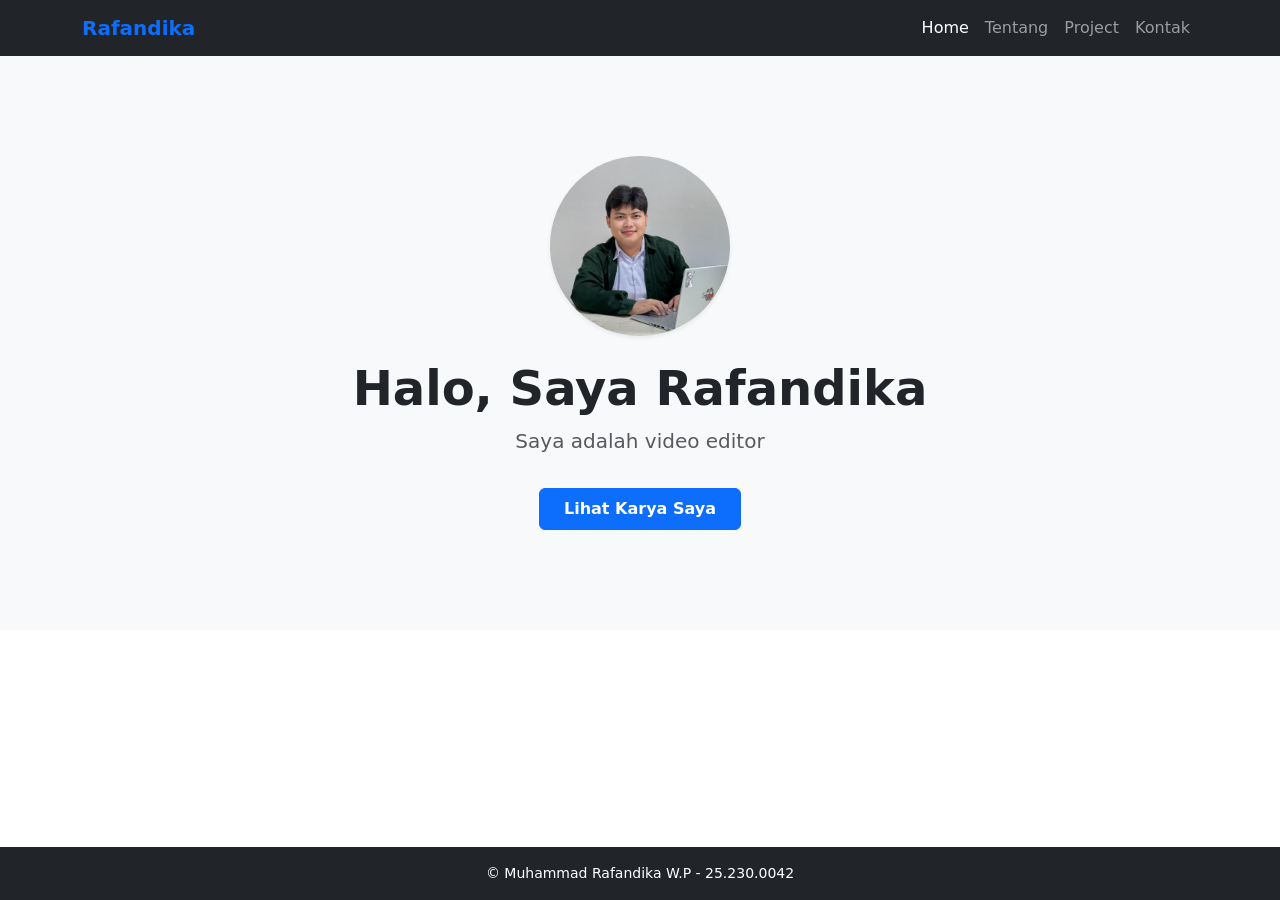
<file: index.html>
<!DOCTYPE html>
<html lang="en">
<head>
    <meta charset="UTF-8">
    <meta name="viewport" content="width=device-width, initial-scale=1.0">
    <title>Portofolio</title>
    

    <link class="link" rel="stylesheet" href="bootstrap.min.css">
    <link rel="stylesheet" href="style.css">
</head>
<body class="d-flex flex-column min-vh-100">

    <nav class="navbar navbar-expand-lg navbar-dark bg-dark sticky-top">
        <div class="container">
            <a class="navbar-brand fw-bold text-primary" href="index.html">Rafandika</a>
            <button class="navbar-toggler" type="button" data-bs-toggle="collapse" data-bs-target="#navbarNav">
                <span class="navbar-toggler-icon"></span>
            </button>
            <div class="collapse navbar-collapse" id="navbarNav">
                <ul class="navbar-nav ms-auto">
                    <li class="nav-item"><a class="nav-link active" href="index.html">Home</a></li>
                    <li class="nav-item"><a class="nav-link" href="about.html">Tentang</a></li>
                    <li class="nav-item"><a class="nav-link" href="project.html">Project</a></li>
                    <li class="nav-item"><a class="nav-link" href="contact.html">Kontak</a></li>
                </ul>
            </div>
        </div>
    </nav>

    <section id="home" class="hero-bg text-center">
        <div class="container">
            <img src="gambar/my.jpeg" class="img-fluid rounded-circle shadow-sm profile-img mb-4" alt="">
            <h1 class="display-5 fw-bold text-dark">Halo, Saya Rafandika</h1>
            <p class="lead text-muted mx-auto" style="max-width: 600px;">
                Saya adalah video editor
            </p>
            <a href="project.html" class="btn btn-primary btn-md mt-3 px-4 py-2 fw-semibold">Lihat Karya Saya</a>
        </div>
    </section>

    <footer class="bg-dark text-white text-center py-3 mt-auto">
        <p class="mb-0 small">&copy; Muhammad Rafandika W.P - 25.230.0042</p>
    </footer>


    <script src="bootstrap.bundle.min.js"></script>
</body>
</html>
</file>
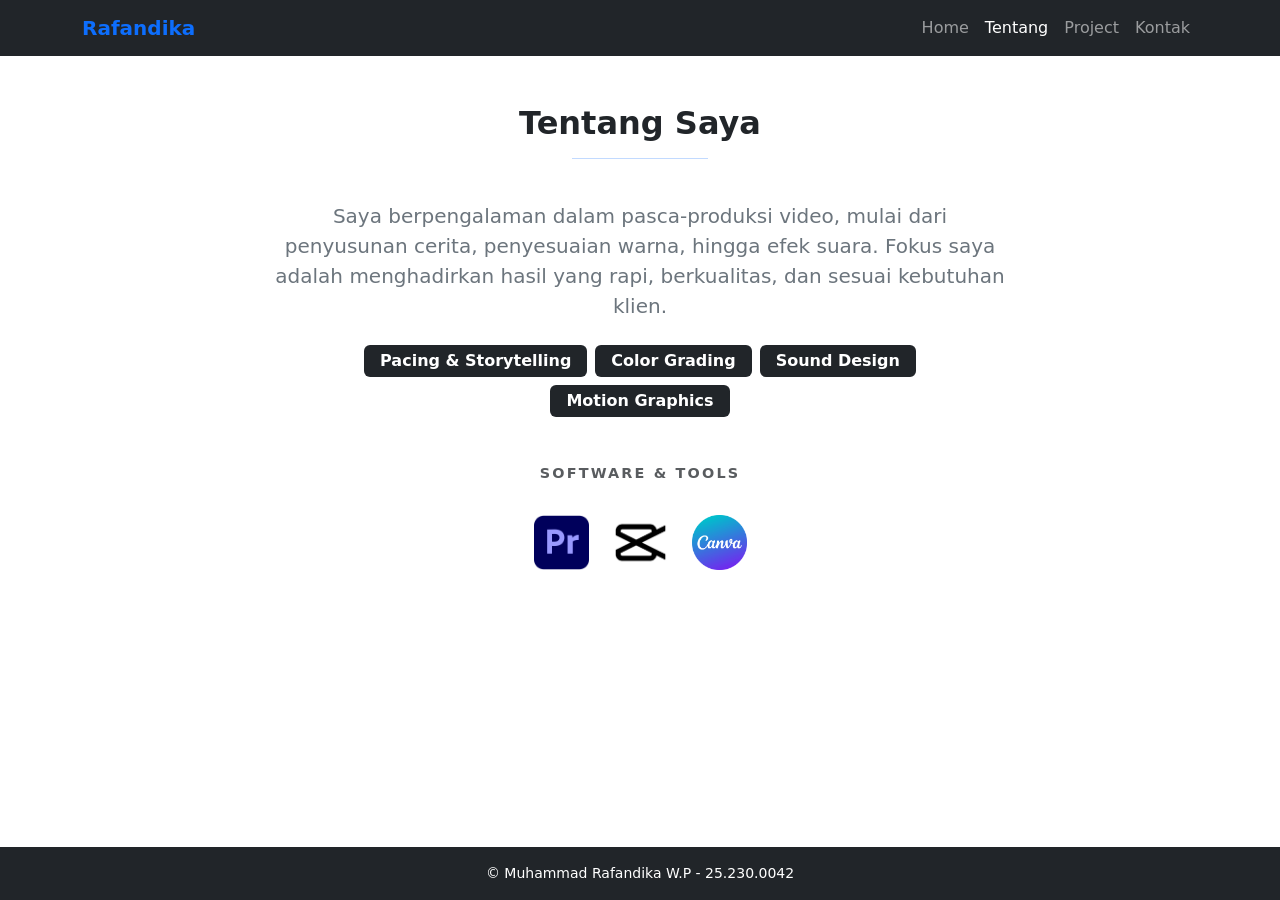
<file: about.html>
<!DOCTYPE html>
<html lang="en">
<head>
    <meta charset="UTF-8">
    <meta name="viewport" content="width=device-width, initial-scale=1.0">
    <title>Portofolio - Tentang</title>
    

    <link class="link" rel="stylesheet" href="bootstrap.min.css">
    <link rel="stylesheet" href="style.css">
</head>
<body class="d-flex flex-column min-vh-100">

    <nav class="navbar navbar-expand-lg navbar-dark bg-dark sticky-top">
        <div class="container">
            <a class="navbar-brand fw-bold text-primary" href="index.html">Rafandika</a>
            <button class="navbar-toggler" type="button" data-bs-toggle="collapse" data-bs-target="#navbarNav">
                <span class="navbar-toggler-icon"></span>
            </button>
            <div class="collapse navbar-collapse" id="navbarNav">
                <ul class="navbar-nav ms-auto">
                    <li class="nav-item"><a class="nav-link" href="index.html">Home</a></li>
                    <li class="nav-item"><a class="nav-link active" href="about.html">Tentang</a></li>
                    <li class="nav-item"><a class="nav-link" href="project.html">Project</a></li>
                    <li class="nav-item"><a class="nav-link" href="contact.html">Kontak</a></li>
                </ul>
            </div>
        </div>
    </nav>

    <section id="about" class="py-5">
        <div class="container">
            <div class="row justify-content-center text-center mb-4">
                <div class="col-md-6">
                    <h2 class="fw-bold">Tentang Saya</h2>
                    <hr class="w-25 mx-auto text-primary" style="height: 3px;">
                </div>
            </div>
            
            <div class="row justify-content-center mb-5">
                <div class="col-md-8 text-center">
                    <p class="fs-5 text-secondary mb-4">
                        Saya berpengalaman dalam pasca-produksi video, mulai dari penyusunan cerita, penyesuaian warna, hingga efek suara. Fokus saya adalah menghadirkan hasil yang rapi, berkualitas, dan sesuai kebutuhan klien.
                    </p>
                    <div class="d-flex flex-wrap justify-content-center gap-2">
                        <span class="badge bg-dark p-2 px-3 fs-6">Pacing & Storytelling</span>
                        <span class="badge bg-dark p-2 px-3 fs-6">Color Grading</span>
                        <span class="badge bg-dark p-2 px-3 fs-6">Sound Design</span>
                        <span class="badge bg-dark p-2 px-3 fs-6">Motion Graphics</span>
                    </div>
                </div>
            </div>

            <div class="row justify-content-center text-center mt-5">
                <div class="col-12 mb-4">
                    <h5 class="fw-bold text-muted text-uppercase tracking-wider">Software & Tools</h5>
                </div>
                <div class="col-md-6">
                    <div class="d-flex justify-content-center align-items-center gap-4 flex-wrap">
                        <div class="app-logo-only">
                            <img src="gambar/premiere-pro.png" alt="" class="img-fluid">
                        </div>
                        <div class="app-logo-only">
                            <img src="gambar/capcut.png" alt="" class="img-fluid">
                        </div>
                        <div class="app-logo-only">
                            <img src="gambar/canva.png" alt="" class="img-fluid">
                        </div>
                    </div>
                </div>
            </div>
        </div>
    </section>

    <footer class="bg-dark text-white text-center py-3 mt-auto">
        <p class="mb-0 small">&copy; Muhammad Rafandika W.P - 25.230.0042</p>
    </footer>


    <script src="bootstrap.bundle.min.js"></script>
</body>
</html>
</file>
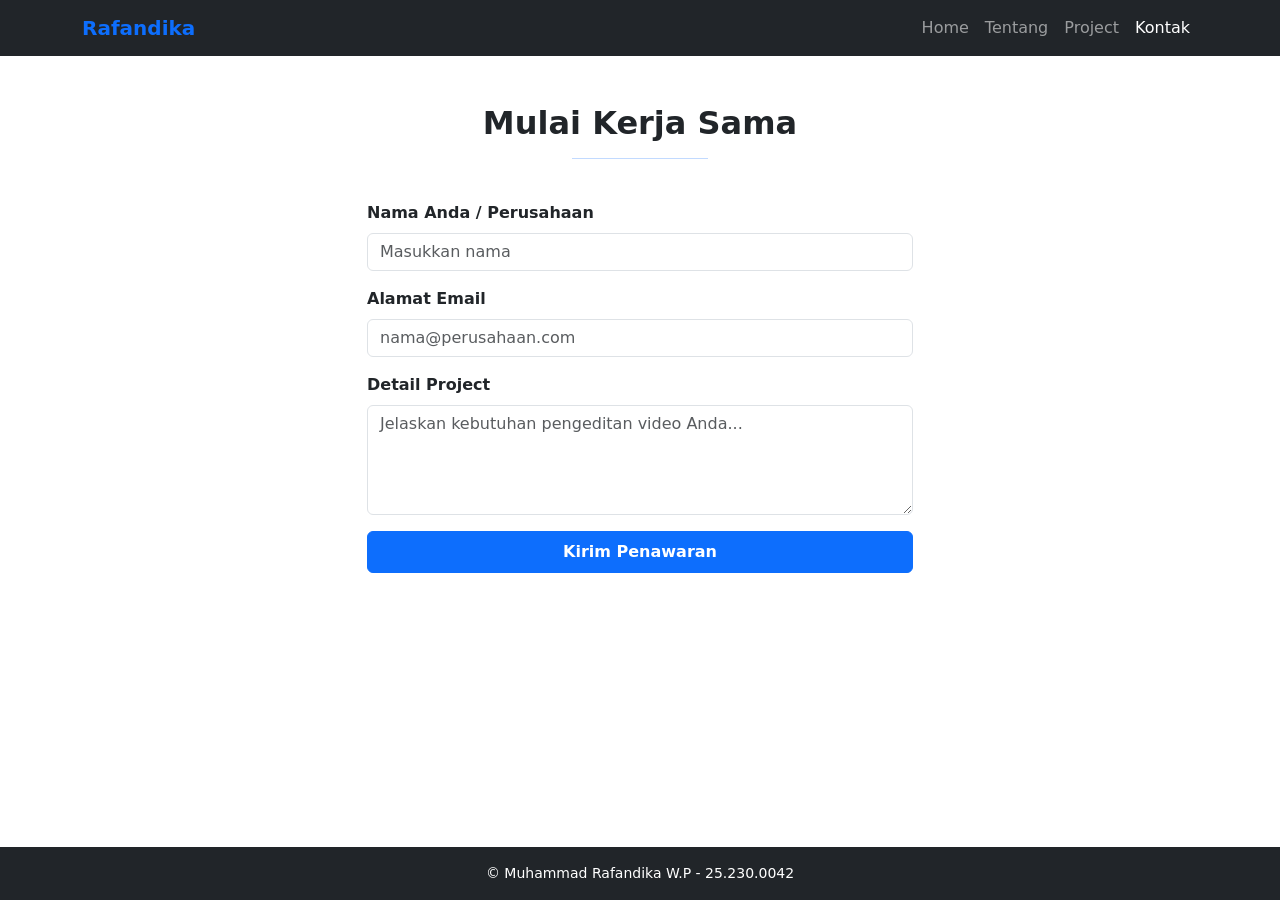
<file: contact.html>
<!DOCTYPE html>
<html lang="en">
<head>
    <meta charset="UTF-8">
    <meta name="viewport" content="width=device-width, initial-scale=1.0">
    <title>Portofolio - Kontak</title>
    
    <link class="link" rel="stylesheet" href="bootstrap.min.css">
    <link rel="stylesheet" href="style.css">
</head>
<body class="d-flex flex-column min-vh-100">

    <nav class="navbar navbar-expand-lg navbar-dark bg-dark sticky-top">
        <div class="container">
            <a class="navbar-brand fw-bold text-primary" href="index.html">Rafandika</a>
            <button class="navbar-toggler" type="button" data-bs-toggle="collapse" data-bs-target="#navbarNav">
                <span class="navbar-toggler-icon"></span>
            </button>
            <div class="collapse navbar-collapse" id="navbarNav">
                <ul class="navbar-nav ms-auto">
                    <li class="nav-item"><a class="nav-link" href="index.html">Home</a></li>
                    <li class="nav-item"><a class="nav-link" href="about.html">Tentang</a></li>
                    <li class="nav-item"><a class="nav-link" href="project.html">Project</a></li>
                    <li class="nav-item"><a class="nav-link active" href="contact.html">Kontak</a></li>
                </ul>
            </div>
        </div>
    </nav>

    <section id="contact" class="py-5">
        <div class="container">
            <div class="row justify-content-center text-center mb-4">
                <div class="col-md-6">
                    <h2 class="fw-bold">Mulai Kerja Sama</h2>
                    <hr class="w-25 mx-auto text-primary" style="height: 3px;">
                </div>
            </div>  
            <div class="row justify-content-center">
                <div class="col-md-6">
                    <form>
                        <div class="mb-3">
                            <label for="name" class="form-label fw-semibold">Nama Anda / Perusahaan</label>
                            <input type="text" class="form-control" id="name" placeholder="Masukkan nama">
                        </div>
                        <div class="mb-3">
                            <label for="email" class="form-label fw-semibold">Alamat Email</label>
                            <input type="email" class="form-control" id="email" placeholder="nama@perusahaan.com">
                        </div>
                        <div class="mb-3">
                            <label for="message" class="form-label fw-semibold">Detail Project</label>
                            <textarea class="form-control" id="message" rows="4" placeholder="Jelaskan kebutuhan pengeditan video Anda..."></textarea>
                        </div>
                        <button type="submit" class="btn btn-primary w-100 py-2 fw-semibold">Kirim Penawaran</button>
                    </form>
                </div>
            </div>
        </div>
    </section>

    <footer class="bg-dark text-white text-center py-3 mt-auto">
        <p class="mb-0 small">&copy; Muhammad Rafandika W.P - 25.230.0042</p>
    </footer>

    <script src="bootstrap.bundle.min.js"></script>
</body>
</html>
</file>
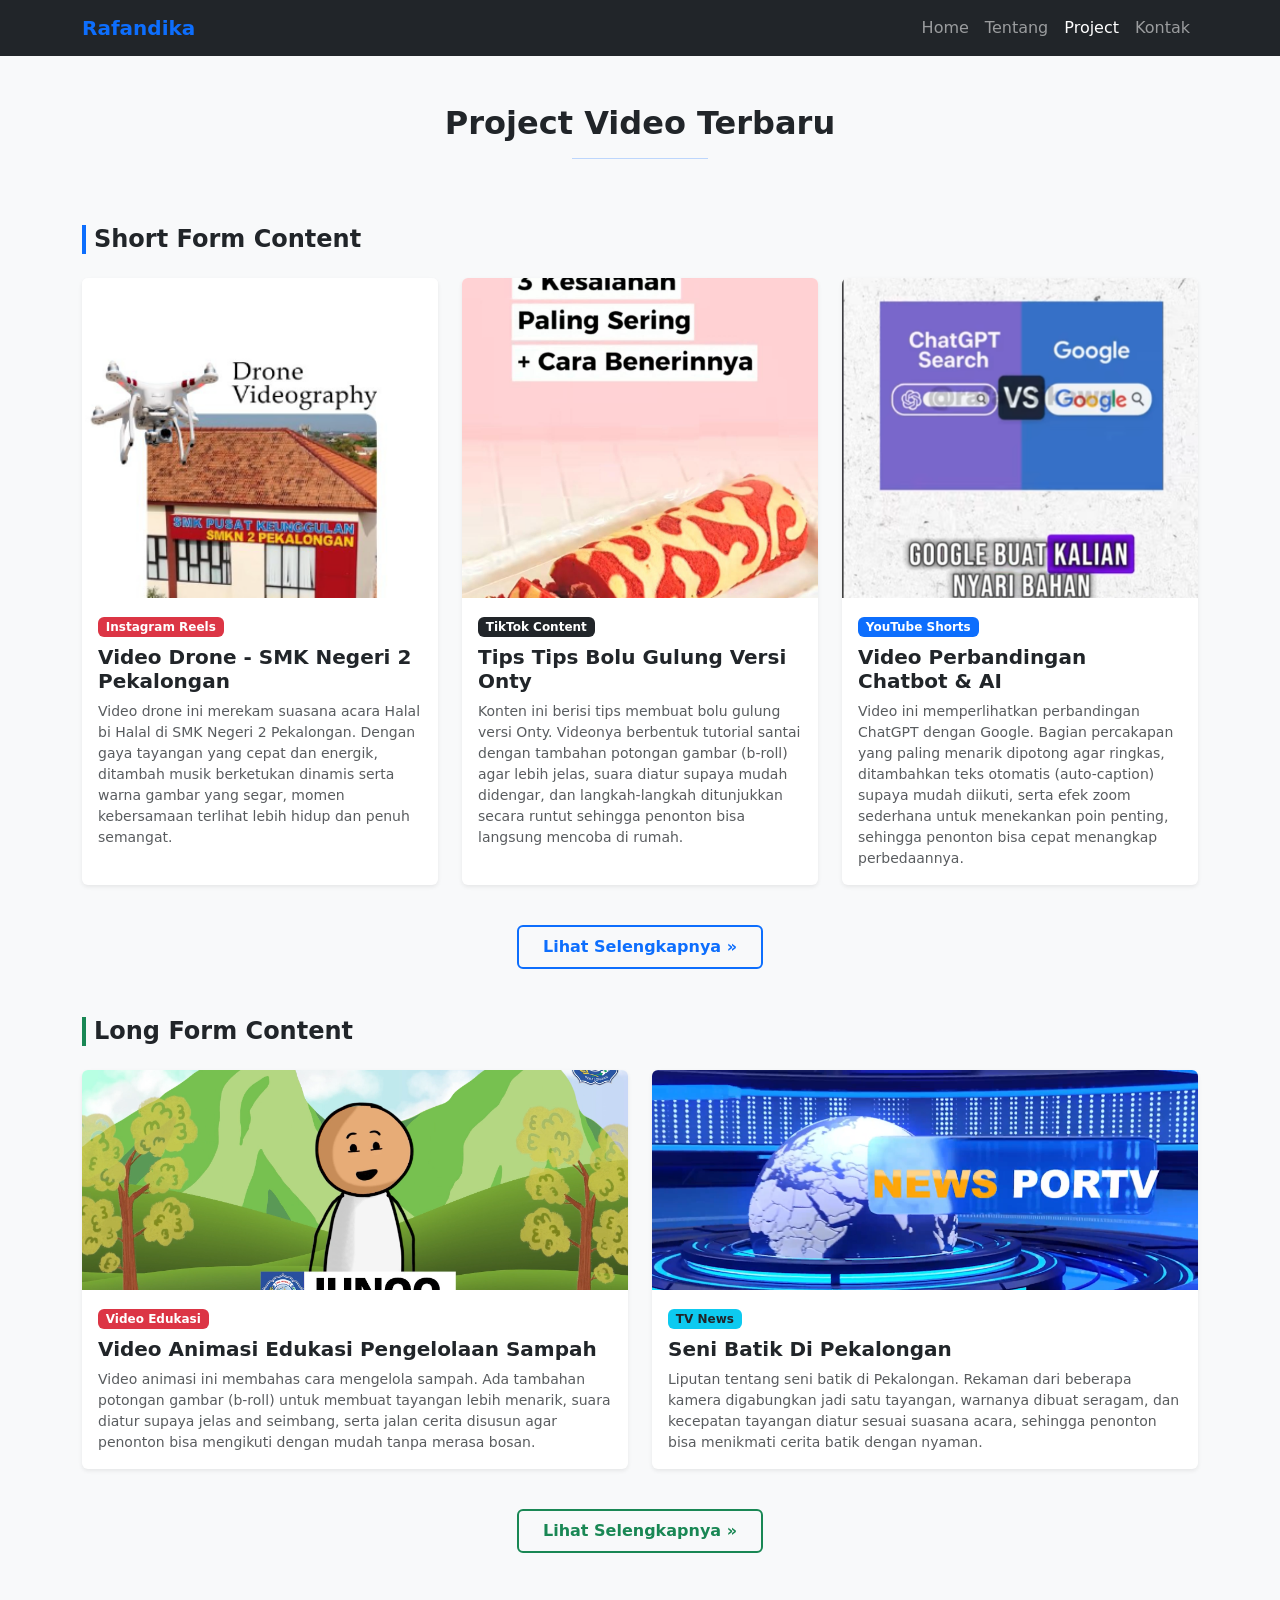
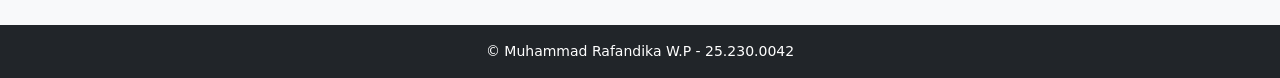
<file: project.html>
<!DOCTYPE html>
<html lang="en">
<head>
    <meta charset="UTF-8">
    <meta name="viewport" content="width=device-width, initial-scale=1.0">
    <title>Portofolio - Project</title>

    <link class="link" rel="stylesheet" href="bootstrap.min.css">
    <link rel="stylesheet" href="style.css">
</head>
<body class="d-flex flex-column min-vh-100">

    <nav class="navbar navbar-expand-lg navbar-dark bg-dark sticky-top">
        <div class="container">
            <a class="navbar-brand fw-bold text-primary" href="index.html">Rafandika</a>
            <button class="navbar-toggler" type="button" data-bs-toggle="collapse" data-bs-target="#navbarNav">
                <span class="navbar-toggler-icon"></span>
            </button>
            <div class="collapse navbar-collapse" id="navbarNav">
                <ul class="navbar-nav ms-auto">
                    <li class="nav-item"><a class="nav-link" href="index.html">Home</a></li>
                    <li class="nav-item"><a class="nav-link" href="about.html">Tentang</a></li>
                    <li class="nav-item"><a class="nav-link active" href="project.html">Project</a></li>
                    <li class="nav-item"><a class="nav-link" href="contact.html">Kontak</a></li>
                </ul>
            </div>
        </div>
    </nav>

    <section id="projects" class="py-5 bg-light">
        <div class="container">
            <div class="row justify-content-center text-center mb-5">
                <div class="col-md-6">
                    <h2 class="fw-bold">Project Video Terbaru</h2>
                    <hr class="w-25 mx-auto text-primary" style="height: 3px;">
                </div>
            </div>
            
            <div class="mb-5">
                <h4 class="fw-bold mb-4 text-dark border-start border-primary border-4 ps-2">Short Form Content</h4>
                <div class="row">
                    <div class="col-md-4 mb-4">
                        <div class="card h-100 shadow-sm border-0 overflow-hidden position-relative">
                            <div class="video-box-short">
                                <img src="gambar/thumb.ig.png" alt="" class="img-thumbnail-custom">
                            </div>
                            <div class="card-body">
                                <span class="badge bg-danger mb-2">Instagram Reels</span>
                                <h5 class="card-title fw-bold">Video Drone - SMK Negeri 2 Pekalongan</h5>
                                <p class="card-text text-muted small mb-0">Video drone ini merekam suasana acara Halal bi Halal di SMK Negeri 2 Pekalongan. Dengan gaya tayangan yang cepat dan energik, ditambah musik berketukan dinamis serta warna gambar yang segar, momen kebersamaan terlihat lebih hidup dan penuh semangat.</p>
                                <a href="https://www.instagram.com/reel/C50QOfXLkxz/?igsh=MW4wanFjbTMzNmFhbA==" class="stretched-link" target="_blank"></a>
                            </div>
                        </div>
                    </div>

                    <div class="col-md-4 mb-4">
                        <div class="card h-100 shadow-sm border-0 overflow-hidden position-relative">
                            <div class="video-box-short">
                                <img src="gambar/thumb.tt.jpeg" alt="" class="img-thumbnail-custom">
                            </div>
                            <div class="card-body">
                                <span class="badge bg-dark mb-2">TikTok Content</span>
                                <h5 class="card-title fw-bold">Tips Tips Bolu Gulung Versi Onty</h5>
                                <p class="card-text text-muted small mb-0">Konten ini berisi tips membuat bolu gulung versi Onty. Videonya berbentuk tutorial santai dengan tambahan potongan gambar (b-roll) agar lebih jelas, suara diatur supaya mudah didengar, dan langkah-langkah ditunjukkan secara runtut sehingga penonton bisa langsung mencoba di rumah.</p>
                                <a href="https://vt.tiktok.com/ZSQaFtBkD/" class="stretched-link" target="_blank"></a>
                            </div>
                        </div>
                    </div>

                    <div class="col-md-4 mb-4">
                        <div class="card h-100 shadow-sm border-0 overflow-hidden position-relative">
                            <div class="video-box-short">
                                <img src="gambar/thumb.yt.png" alt="" class="img-thumbnail-custom">
                            </div>
                            <div class="card-body">
                                <span class="badge bg-primary mb-2">YouTube Shorts</span>
                                <h5 class="card-title fw-bold">Video Perbandingan Chatbot & AI</h5>
                                <p class="card-text text-muted small mb-0">Video ini memperlihatkan perbandingan ChatGPT dengan Google. Bagian percakapan yang paling menarik dipotong agar ringkas, ditambahkan teks otomatis (auto-caption) supaya mudah diikuti, serta efek zoom sederhana untuk menekankan poin penting, sehingga penonton bisa cepat menangkap perbedaannya.</p>
                                <a href="https://youtube.com/shorts/l4X4UHXF4LQ?feature=share" class="stretched-link" target="_blank"></a>
                            </div>
                        </div>
                    </div>
                </div>
                
                <div class="text-center mt-3">
                    <a href="https://drive.google.com/drive/folders/1qbgdaAMK_vjBXwmGNkXmK0M1xToE4ZsA?usp=sharing" class="btn btn-outline-primary btn-more fw-semibold px-4 py-2" target="_blank">
                        Lihat Selengkapnya &raquo;
                    </a>
                </div>
            </div>

            <div class="mb-4">
                <h4 class="fw-bold mb-4 text-dark border-start border-success border-4 ps-2">Long Form Content</h4>
                <div class="row">
                    <div class="col-md-6 mb-4">
                        <div class="card h-100 shadow-sm border-0 overflow-hidden position-relative">
                            <div class="video-box-long">
                                <img src="gambar/yt1.png" alt="" class="img-thumbnail-custom">
                            </div>
                            <div class="card-body">
                                <span class="badge bg-danger mb-2">Video Edukasi</span>
                                <h5 class="card-title fw-bold">Video Animasi Edukasi Pengelolaan Sampah</h5>
                                <p class="card-text text-muted small mb-0">Video animasi ini membahas cara mengelola sampah. Ada tambahan potongan gambar (b-roll) untuk membuat tayangan lebih menarik, suara diatur supaya jelas and seimbang, serta jalan cerita disusun agar penonton bisa mengikuti dengan mudah tanpa merasa bosan.</p>
                                <a href="https://youtu.be/iQyDayT-GhA?si=DS2qUHz_HZ8KEDEp" class="stretched-link" target="_blank"></a>
                            </div>
                        </div>
                    </div>

                    <div class="col-md-6 mb-4">
                        <div class="card h-100 shadow-sm border-0 overflow-hidden position-relative">
                            <div class="video-box-long">
                                <img src="gambar/yt2.png" alt="" class="img-thumbnail-custom">
                            </div>
                            <div class="card-body">
                                <span class="badge bg-info text-dark mb-2">TV News</span>
                                <h5 class="card-title fw-bold">Seni Batik Di Pekalongan</h5>
                                <p class="card-text text-muted small mb-0">Liputan tentang seni batik di Pekalongan. Rekaman dari beberapa kamera digabungkan jadi satu tayangan, warnanya dibuat seragam, dan kecepatan tayangan diatur sesuai suasana acara, sehingga penonton bisa menikmati cerita batik dengan nyaman.</p>
                                <a href="https://youtu.be/CZyaAaFe-40?si=3_n9Ey-T0qh8fLFg" class="stretched-link" target="_blank"></a>
                            </div>
                        </div>
                    </div>
                </div>
                
                <div class="text-center mt-3">
                    <a href="https://drive.google.com/drive/folders/1qbgdaAMK_vjBXwmGNkXmK0M1xToE4ZsA?usp=sharing" class="btn btn-outline-success btn-more fw-semibold px-4 py-2" target="_blank">
                        Lihat Selengkapnya &raquo;
                    </a>
                </div>
            </div>
        </div>
    </section>

    <footer class="bg-dark text-white text-center py-3 mt-auto">
        <p class="mb-0 small">&copy; Muhammad Rafandika W.P - 25.230.0042</p>
    </footer>

    <script src="bootstrap.bundle.min.js"></script>
</body>
</html>
</file>
<file: style.css>
html {
    scroll-behavior: smooth;
}
.hero-bg {
    background-color: #f8f9fa;
    padding: 100px 0;
}
.profile-img {
    width: 180px;
    height: 180px;
    object-fit: cover;
}
.video-box-short {
    height: 320px;
    background-color: #111;
    display: flex;
    align-items: center;
    justify-content: center;
    overflow: hidden;
}

.video-box-long {
    height: 220px;
    background-color: #111;
    display: flex;
    align-items: center;
    justify-content: center;
    overflow: hidden;
}

.img-thumbnail-custom {
    width: 100%;
    height: 100%;
    object-fit: cover;
    transition: transform 0.3s ease;
}

.card:hover .img-thumbnail-custom {
    transform: scale(1.05);
}

.card {
    transition: transform 0.2s ease, box-shadow 0.2s ease;
}
.card:hover {
    transform: translateY(-3px);
    box-shadow: 0 .5rem 1rem rgba(0,0,0,.15)!important;
}

.btn-more {
    transition: all 0.3s ease;
    border-width: 2px;
}
.btn-more:hover {
    transform: scale(1.03);
}


.tracking-wider {
    letter-spacing: 0.15em;
    font-size: 0.9rem;
}

.app-logo-only {
    width: 55px;
    height: 55px;
    display: flex;
    align-items: center;
    justify-content: center;
    transition: transform 0.2s ease;
}
.app-logo-only:hover {
    transform: scale(1.15); 
}
.app-logo-only img {
    max-width: 100%;
    max-height: 100%;
    object-fit: contain;
}
</file>
